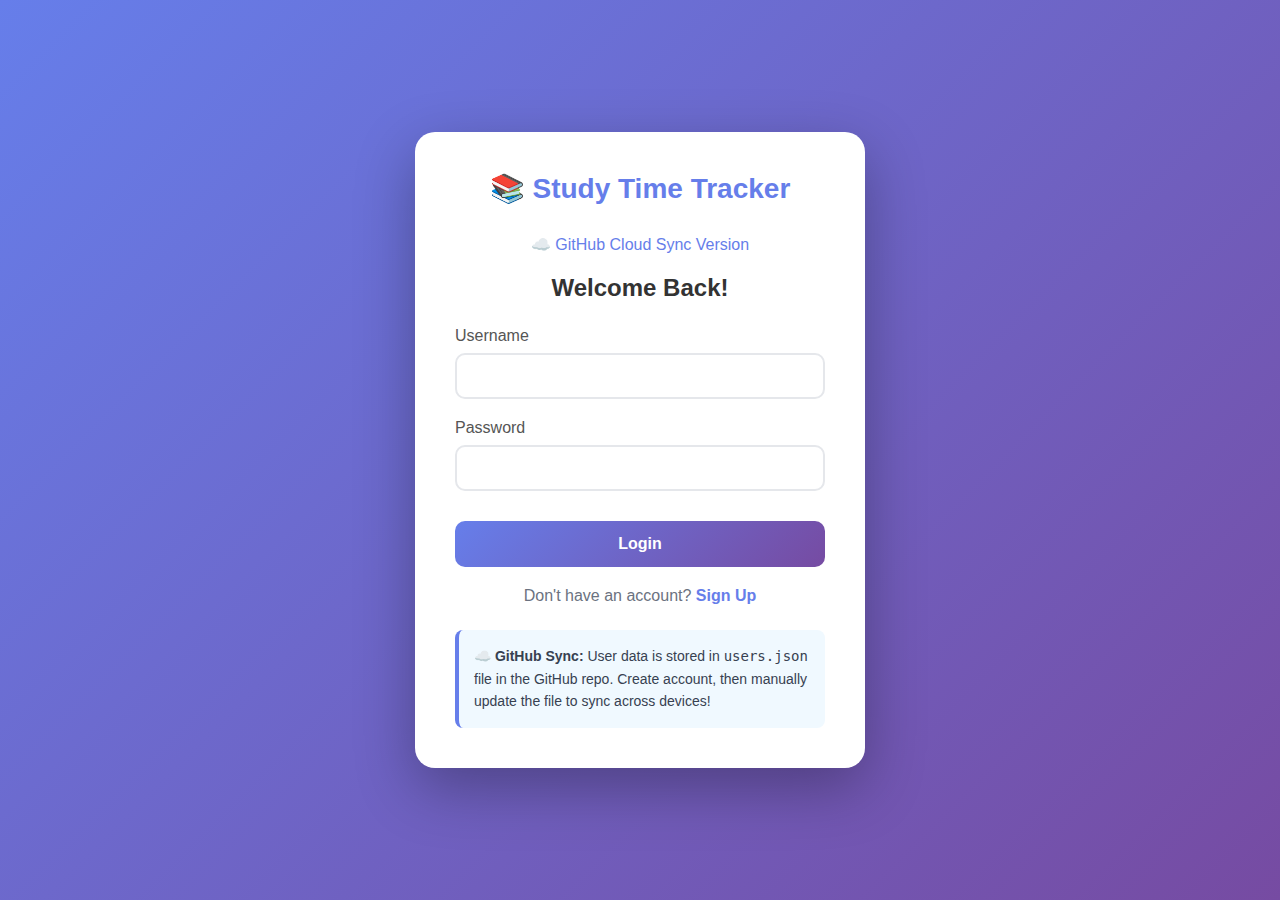
<file: auth-github.html>
<!DOCTYPE html>
<html lang="en">
<head>
    <meta charset="UTF-8">
    <meta name="viewport" content="width=device-width, initial-scale=1.0">
    <title>Study Tracker - GitHub Login</title>
    <link rel="stylesheet" href="auth.css">
</head>
<body>
    <div class="auth-container">
        <div class="auth-card">
            <h1>📚 Study Time Tracker</h1>
            <p style="text-align:center;color:#667eea;margin-bottom:20px;font-weight:500;">☁️ GitHub Cloud Sync Version</p>
            
            <!-- Login Form -->
            <div id="login-form" class="form-container active">
                <h2>Welcome Back!</h2>
                <form id="loginForm">
                    <div class="form-group">
                        <label>Username</label>
                        <input type="text" id="login-username" required minlength="3">
                    </div>
                    <div class="form-group">
                        <label>Password</label>
                        <input type="password" id="login-password" required minlength="6">
                    </div>
                    <button type="submit" class="btn-primary">Login</button>
                    <p class="switch-text">Don't have an account? <a href="#" id="show-signup">Sign Up</a></p>
                </form>
            </div>

            <!-- Signup Form -->
            <div id="signup-form" class="form-container">
                <h2>Create Account</h2>
                <form id="signupForm">
                    <div class="form-group">
                        <label>Username</label>
                        <input type="text" id="signup-username" required minlength="3" pattern="[a-zA-Z0-9_]+" title="Only letters, numbers, and underscores">
                        <small>Only letters, numbers, and underscores</small>
                    </div>
                    <div class="form-group">
                        <label>Email</label>
                        <input type="email" id="signup-email" required>
                    </div>
                    <div class="form-group">
                        <label>Password</label>
                        <input type="password" id="signup-password" required minlength="6">
                        <small>Minimum 6 characters</small>
                    </div>
                    <div class="form-group">
                        <label>Confirm Password</label>
                        <input type="password" id="signup-confirm" required minlength="6">
                    </div>
                    <button type="submit" class="btn-primary">Sign Up</button>
                    <p class="switch-text">Already have an account? <a href="#" id="show-login">Login</a></p>
                </form>
            </div>

            <div class="info-box">
                <p>☁️ <strong>GitHub Sync:</strong> User data is stored in <code>users.json</code> file in the GitHub repo. Create account, then manually update the file to sync across devices!</p>
            </div>
        </div>
    </div>

    <script src="auth-github.js"></script>
</body>
</html>
</file>
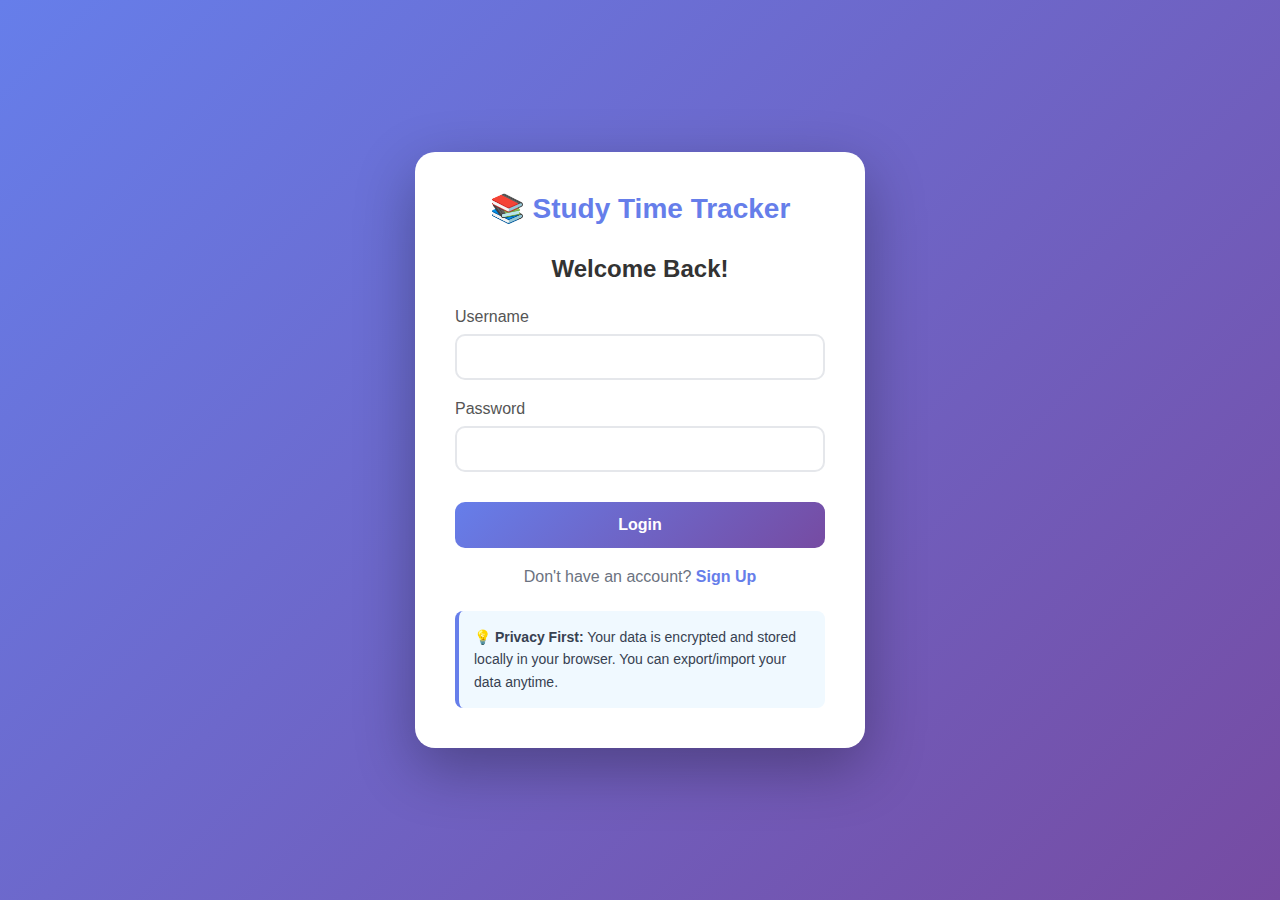
<file: auth.html>
<!DOCTYPE html>
<html lang="en">
<head>
    <meta charset="UTF-8">
    <meta name="viewport" content="width=device-width, initial-scale=1.0">
    <title>Study Tracker - Login</title>
    <link rel="stylesheet" href="auth.css">
</head>
<body>
    <div class="auth-container">
        <div class="auth-card">
            <h1>📚 Study Time Tracker</h1>
            
            <!-- Login Form -->
            <div id="login-form" class="form-container active">
                <h2>Welcome Back!</h2>
                <form id="loginForm">
                    <div class="form-group">
                        <label>Username</label>
                        <input type="text" id="login-username" required minlength="3">
                    </div>
                    <div class="form-group">
                        <label>Password</label>
                        <input type="password" id="login-password" required minlength="6">
                    </div>
                    <button type="submit" class="btn-primary">Login</button>
                    <p class="switch-text">Don't have an account? <a href="#" id="show-signup">Sign Up</a></p>
                </form>
            </div>

            <!-- Signup Form -->
            <div id="signup-form" class="form-container">
                <h2>Create Account</h2>
                <form id="signupForm">
                    <div class="form-group">
                        <label>Username</label>
                        <input type="text" id="signup-username" required minlength="3" pattern="[a-zA-Z0-9_]+" title="Only letters, numbers, and underscores">
                        <small>Only letters, numbers, and underscores</small>
                    </div>
                    <div class="form-group">
                        <label>Email</label>
                        <input type="email" id="signup-email" required>
                    </div>
                    <div class="form-group">
                        <label>Password</label>
                        <input type="password" id="signup-password" required minlength="6">
                        <small>Minimum 6 characters</small>
                    </div>
                    <div class="form-group">
                        <label>Confirm Password</label>
                        <input type="password" id="signup-confirm" required minlength="6">
                    </div>
                    <button type="submit" class="btn-primary">Sign Up</button>
                    <p class="switch-text">Already have an account? <a href="#" id="show-login">Login</a></p>
                </form>
            </div>

            <div class="info-box">
                <p>💡 <strong>Privacy First:</strong> Your data is encrypted and stored locally in your browser. You can export/import your data anytime.</p>
            </div>
        </div>
    </div>

    <script src="auth.js"></script>
</body>
</html>
</file>
<file: auth.css>
* {
    margin: 0;
    padding: 0;
    box-sizing: border-box;
}

body {
    font-family: 'Segoe UI', Tahoma, Geneva, Verdana, sans-serif;
    background: linear-gradient(135deg, #667eea 0%, #764ba2 100%);
    min-height: 100vh;
    display: flex;
    align-items: center;
    justify-content: center;
    padding: 20px;
}

.auth-container {
    width: 100%;
    max-width: 450px;
}

.auth-card {
    background: white;
    border-radius: 20px;
    padding: 40px;
    box-shadow: 0 20px 60px rgba(0, 0, 0, 0.3);
}

.auth-card h1 {
    text-align: center;
    color: #667eea;
    margin-bottom: 30px;
    font-size: 28px;
}

.form-container {
    display: none;
}

.form-container.active {
    display: block;
    animation: fadeIn 0.3s;
}

@keyframes fadeIn {
    from {
        opacity: 0;
        transform: translateY(10px);
    }
    to {
        opacity: 1;
        transform: translateY(0);
    }
}

.form-container h2 {
    color: #333;
    margin-bottom: 25px;
    text-align: center;
}

.form-group {
    margin-bottom: 20px;
}

.form-group label {
    display: block;
    margin-bottom: 8px;
    color: #555;
    font-weight: 500;
}

.form-group input {
    width: 100%;
    padding: 12px 15px;
    border: 2px solid #e5e7eb;
    border-radius: 10px;
    font-size: 16px;
    transition: all 0.3s;
}

.form-group input:focus {
    outline: none;
    border-color: #667eea;
}

.form-group small {
    display: block;
    margin-top: 5px;
    color: #6b7280;
    font-size: 13px;
}

.btn-primary {
    width: 100%;
    padding: 14px;
    background: linear-gradient(135deg, #667eea 0%, #764ba2 100%);
    color: white;
    border: none;
    border-radius: 10px;
    font-size: 16px;
    font-weight: bold;
    cursor: pointer;
    transition: transform 0.2s;
    margin-top: 10px;
}

.btn-primary:hover {
    transform: translateY(-2px);
    box-shadow: 0 5px 15px rgba(102, 126, 234, 0.4);
}

.btn-primary:active {
    transform: translateY(0);
}

.switch-text {
    text-align: center;
    margin-top: 20px;
    color: #6b7280;
}

.switch-text a {
    color: #667eea;
    text-decoration: none;
    font-weight: bold;
}

.switch-text a:hover {
    text-decoration: underline;
}

.info-box {
    margin-top: 25px;
    padding: 15px;
    background: #f0f9ff;
    border-left: 4px solid #667eea;
    border-radius: 8px;
}

.info-box p {
    color: #374151;
    font-size: 14px;
    line-height: 1.6;
}

.error-message {
    background: #fee2e2;
    border-left: 4px solid #ef4444;
    padding: 12px 15px;
    border-radius: 8px;
    margin-bottom: 20px;
    color: #991b1b;
    animation: shake 0.3s;
}

.success-message {
    background: #d1fae5;
    border-left: 4px solid #10b981;
    padding: 12px 15px;
    border-radius: 8px;
    margin-bottom: 20px;
    color: #065f46;
}

@keyframes shake {
    0%, 100% { transform: translateX(0); }
    25% { transform: translateX(-10px); }
    75% { transform: translateX(10px); }
}

@media (max-width: 480px) {
    .auth-card {
        padding: 30px 20px;
    }
    
    .auth-card h1 {
        font-size: 24px;
    }
}
</file>
